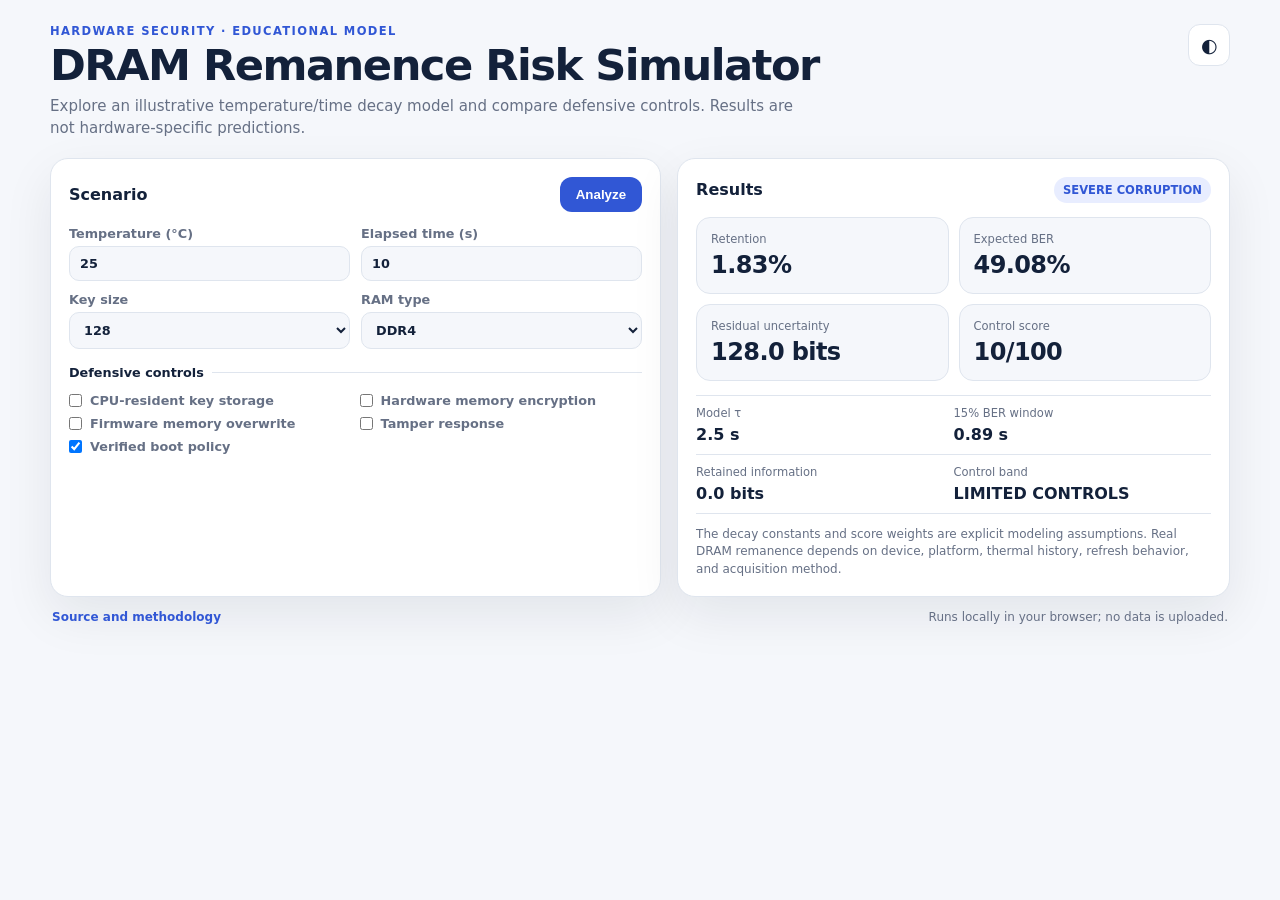
<file: index.html>
<!doctype html>
<html lang="en">
<head>
  <meta charset="utf-8">
  <meta name="viewport" content="width=device-width,initial-scale=1">
  <meta name="color-scheme" content="light dark">
  <title>DRAM Remanence Risk Simulator</title>
  <meta name="description" content="Illustrative DRAM remanence and defensive-control simulator.">
  <link rel="stylesheet" href="styles.css">
  <script defer src="app.js"></script>
</head>
<body>
  <main class="shell">
    <header class="topbar">
      <div>
        <p class="eyebrow">Hardware security · educational model</p>
        <h1>DRAM Remanence Risk Simulator</h1>
        <p class="subtitle">Explore an illustrative temperature/time decay model and compare defensive controls. Results are not hardware-specific predictions.</p>
      </div>
      <button id="themeToggle" class="icon-button" type="button" aria-label="Toggle color theme">◐</button>
    </header>
    <section class="workspace" aria-label="Simulator">
      <form id="simForm" class="panel controls">
        <div class="section-head"><h2>Scenario</h2><button type="submit" class="primary">Analyze</button></div>
        <div class="grid fields">
          <label>Temperature (°C)<input id="temp" type="number" step="0.1" min="-273.14" value="25"></label>
          <label>Elapsed time (s)<input id="elapsed" type="number" step="0.1" min="0" value="10"></label>
          <label>Key size<select id="keyBits"><option>128</option><option>192</option><option>256</option></select></label>
          <label>RAM type<select id="ramType"><option>DDR4</option><option>DDR5</option><option>LPDDR5</option><option>DDR3</option></select></label>
        </div>
        <fieldset><legend>Defensive controls</legend><div class="checks">
          <label><input id="tresor" type="checkbox"> CPU-resident key storage</label>
          <label><input id="tme" type="checkbox"> Hardware memory encryption</label>
          <label><input id="mor" type="checkbox"> Firmware memory overwrite</label>
          <label><input id="tamper" type="checkbox"> Tamper response</label>
          <label><input id="secureBoot" type="checkbox" checked> Verified boot policy</label>
        </div></fieldset>
        <p id="error" class="error" role="alert" hidden></p>
      </form>
      <section class="panel results" aria-live="polite">
        <div class="section-head"><h2>Results</h2><span id="band" class="badge">—</span></div>
        <div class="metrics">
          <article><span>Retention</span><strong id="retention">—</strong></article>
          <article><span>Expected BER</span><strong id="ber">—</strong></article>
          <article><span>Residual uncertainty</span><strong id="uncertainty">—</strong></article>
          <article><span>Control score</span><strong id="defense">—</strong></article>
        </div>
        <div class="detail-grid">
          <div><span>Model τ</span><strong id="tau">—</strong></div>
          <div><span>15% BER window</span><strong id="window">—</strong></div>
          <div><span>Retained information</span><strong id="retainedBits">—</strong></div>
          <div><span>Control band</span><strong id="controlBand">—</strong></div>
        </div>
        <p class="note">The decay constants and score weights are explicit modeling assumptions. Real DRAM remanence depends on device, platform, thermal history, refresh behavior, and acquisition method.</p>
      </section>
    </section>
    <footer><a href="https://github.com/abusuraihsakhri/cold-boot-dram-remanence-agent">Source and methodology</a><span>Runs locally in your browser; no data is uploaded.</span></footer>
  </main>
</body>
</html>
</file>
<file: styles.css>
:root{color-scheme:light;--bg:#f5f7fb;--panel:#fff;--text:#13213a;--muted:#667085;--line:#dfe5ee;--accent:#3157d5;--accent2:#e8edff;--danger:#b42318;--shadow:0 18px 50px rgba(16,24,40,.08)}
:root[data-theme="dark"]{color-scheme:dark;--bg:#0b1220;--panel:#121b2d;--text:#eef2ff;--muted:#9aa7bc;--line:#2b3850;--accent:#8aa4ff;--accent2:#1c2b55;--danger:#ff9b8f;--shadow:none}
*{box-sizing:border-box}html,body{margin:0;min-height:100%;background:var(--bg);color:var(--text);font-family:Inter,ui-sans-serif,system-ui,-apple-system,BlinkMacSystemFont,"Segoe UI",sans-serif}body{min-height:100dvh}.shell{width:min(1180px,calc(100% - 28px));margin:0 auto;padding:24px 0 16px}.topbar{display:flex;justify-content:space-between;gap:24px;align-items:flex-start;margin-bottom:18px}.eyebrow{margin:0 0 5px;text-transform:uppercase;letter-spacing:.12em;font-size:.72rem;font-weight:800;color:var(--accent)}h1{font-size:clamp(1.7rem,3.5vw,2.7rem);line-height:1.05;margin:0;letter-spacing:-.035em}.subtitle{max-width:760px;margin:8px 0 0;color:var(--muted);font-size:.94rem;line-height:1.45}.icon-button,.primary{border:1px solid var(--line);border-radius:12px;background:var(--panel);color:var(--text);cursor:pointer}.icon-button{width:42px;height:42px;font-size:1.2rem}.primary{background:var(--accent);color:#fff;border-color:transparent;font-weight:750;padding:9px 15px}.workspace{display:grid;grid-template-columns:1.05fr .95fr;gap:16px}.panel{background:var(--panel);border:1px solid var(--line);border-radius:18px;padding:18px;box-shadow:var(--shadow)}.section-head{display:flex;align-items:center;justify-content:space-between;gap:12px;margin-bottom:14px}h2{font-size:1rem;margin:0}.grid{display:grid;grid-template-columns:repeat(2,minmax(0,1fr));gap:11px}.fields label,fieldset label{font-size:.8rem;color:var(--muted);font-weight:650}input,select{width:100%;margin-top:5px;border:1px solid var(--line);border-radius:10px;padding:9px 10px;background:var(--bg);color:var(--text);font:inherit;outline:none}input:focus,select:focus{border-color:var(--accent)}fieldset{border:0;border-top:1px solid var(--line);margin:16px 0 0;padding:13px 0 0}legend{padding:0 8px 0 0;font-size:.8rem;font-weight:800;color:var(--text)}.checks{display:grid;grid-template-columns:repeat(2,minmax(0,1fr));gap:8px}.checks label{display:flex;gap:8px;align-items:center}.checks input{width:auto;margin:0}.metrics{display:grid;grid-template-columns:repeat(2,minmax(0,1fr));gap:10px}.metrics article{padding:14px;border:1px solid var(--line);border-radius:14px;background:var(--bg)}.metrics span,.detail-grid span{display:block;font-size:.72rem;color:var(--muted);margin-bottom:5px}.metrics strong{font-size:1.5rem;letter-spacing:-.025em}.detail-grid{display:grid;grid-template-columns:repeat(2,minmax(0,1fr));gap:0;margin-top:14px;border-top:1px solid var(--line)}.detail-grid>div{padding:10px 0;border-bottom:1px solid var(--line)}.badge{font-size:.72rem;font-weight:800;padding:6px 9px;border-radius:999px;background:var(--accent2);color:var(--accent)}.note{font-size:.75rem;line-height:1.45;color:var(--muted);margin:12px 0 0}.error{margin:10px 0 0;color:var(--danger);font-size:.8rem}footer{display:flex;justify-content:space-between;gap:18px;padding:13px 2px 0;font-size:.75rem;color:var(--muted)}a{color:var(--accent);text-decoration:none;font-weight:700}a:hover{text-decoration:underline}@media(max-width:760px){.shell{width:min(100% - 18px,620px);padding-top:14px}.workspace{grid-template-columns:1fr}.topbar{margin-bottom:12px}.panel{padding:14px;border-radius:15px}.grid,.checks,.metrics,.detail-grid{grid-template-columns:repeat(2,minmax(0,1fr))}footer{flex-direction:column;gap:4px}}@media(max-width:430px){.subtitle{font-size:.84rem}.grid,.checks{grid-template-columns:1fr}.metrics strong{font-size:1.28rem}.panel{padding:12px}.workspace{gap:10px}}
</file>
